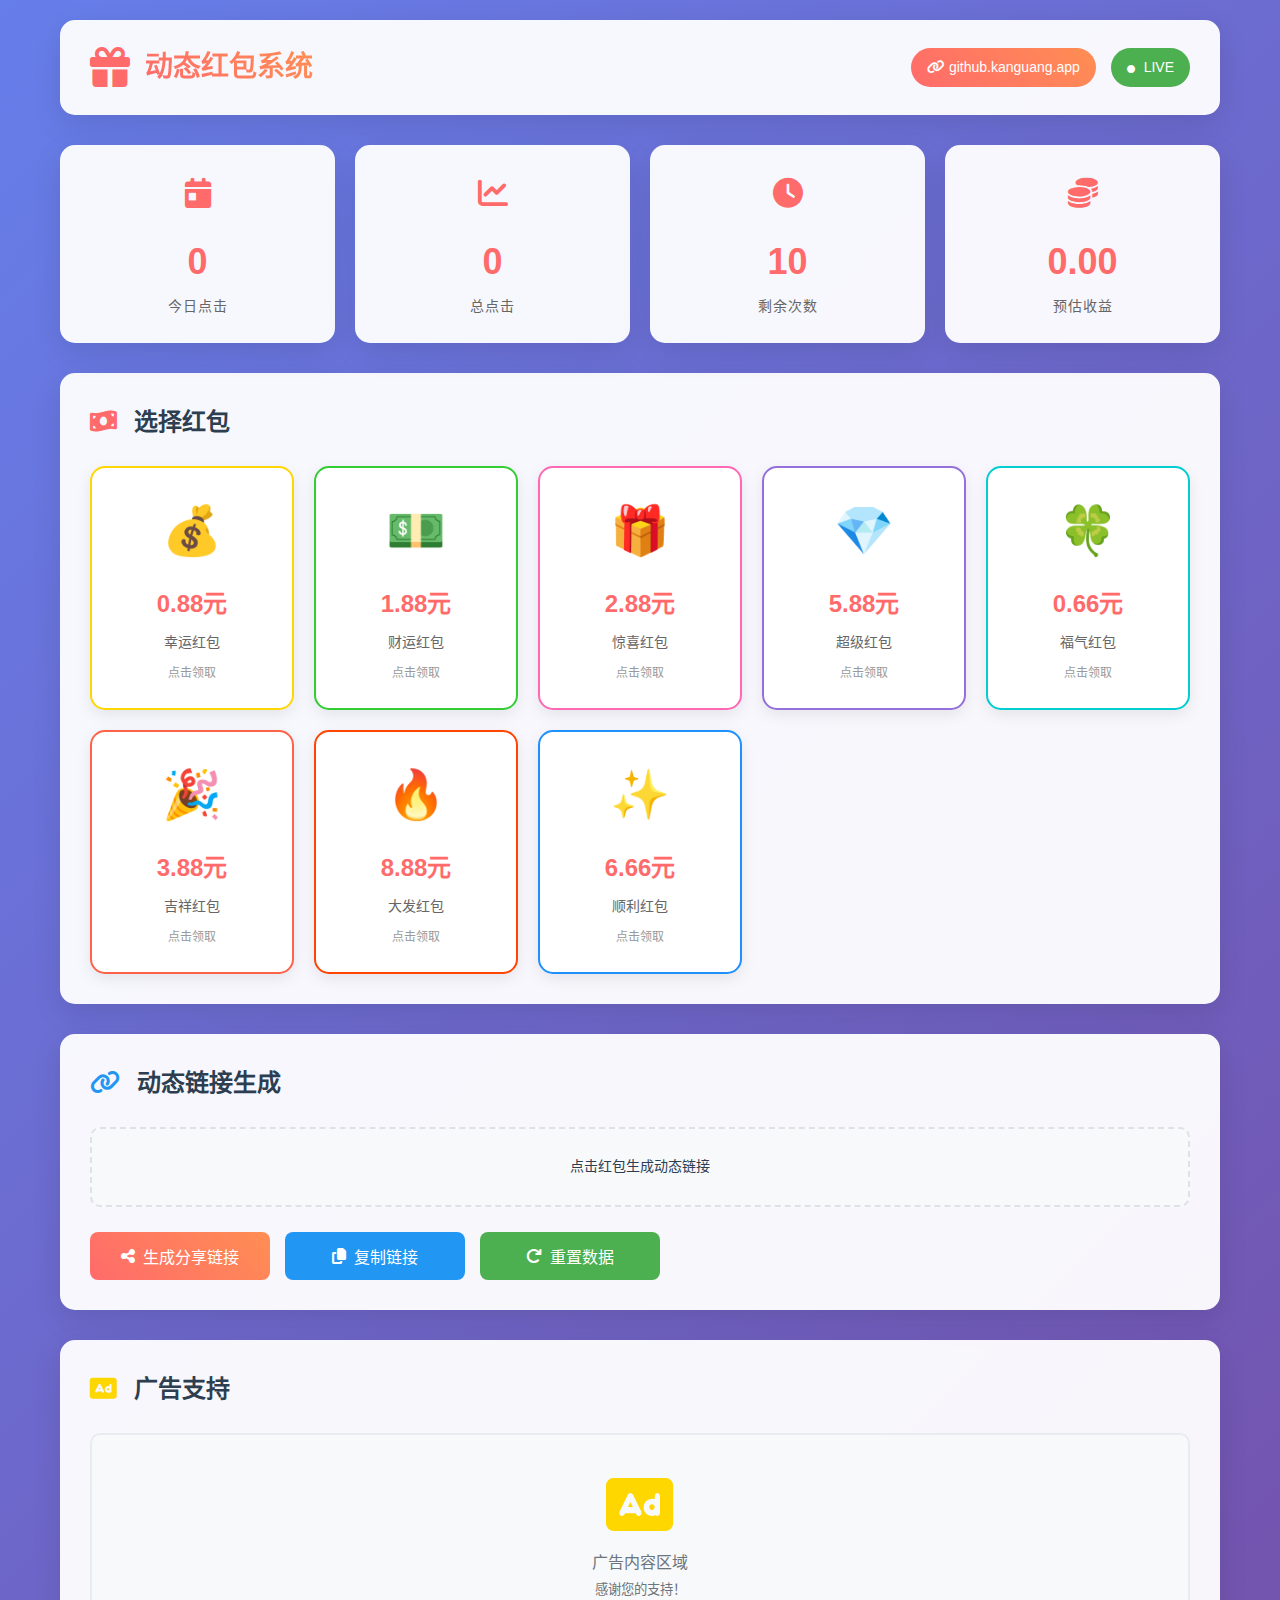
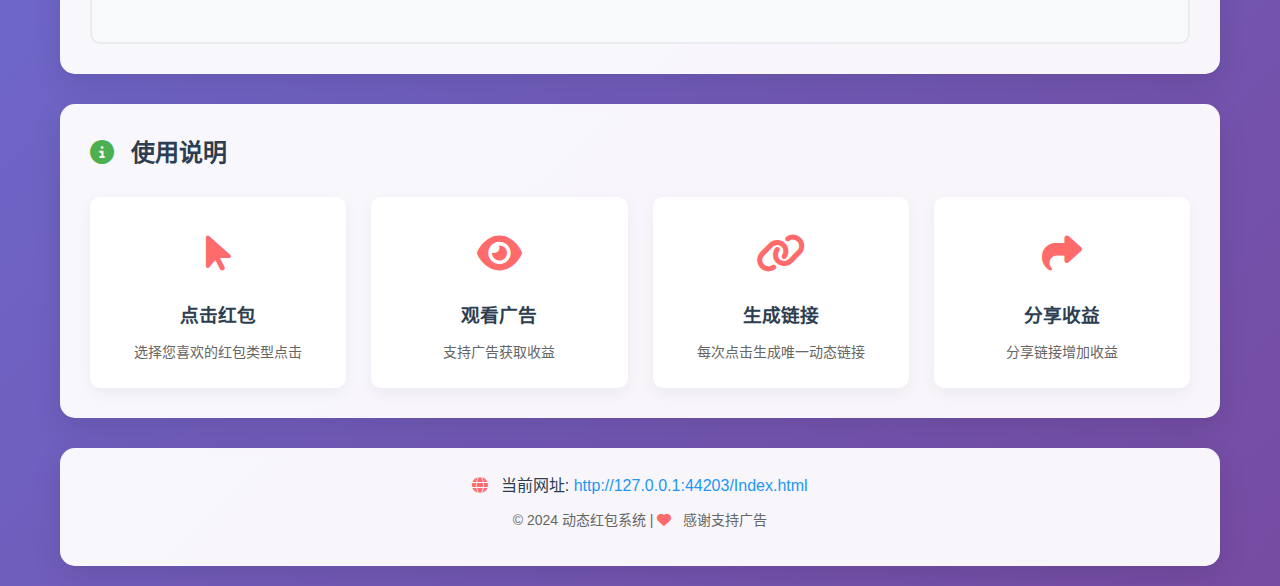
<file: Index.html>
<!DOCTYPE html>
<html lang="zh-CN">
<head>
    <meta charset="UTF-8">
    <meta name="viewport" content="width=device-width, initial-scale=1.0">
    <meta name="monetag" content="2d30c095c238f04e246a03bdf6e2c177">
    <title>🧧 动态红包系统 - github.kanguang.app</title>
    <link rel="stylesheet" href="styles.css">
    <link rel="stylesheet" href="https://cdnjs.cloudflare.com/ajax/libs/font-awesome/6.4.0/css/all.min.css">
</head>
<body>
    <div class="container">
        <!-- 头部 -->
        <header class="header">
            <div class="logo">
                <i class="fas fa-gift"></i>
                <h1>动态红包系统</h1>
            </div>
            <div class="site-info">
                <span class="domain-badge">
                    <i class="fas fa-link"></i>
                    github.kanguang.app
                </span>
                <span class="live-badge">
                    <i class="fas fa-circle"></i> LIVE
                </span>
            </div>
        </header>

        <!-- 统计面板 -->
        <div class="stats-panel">
            <div class="stat-card">
                <div class="stat-icon"><i class="fas fa-calendar-day"></i></div>
                <div class="stat-number" id="todayCount">0</div>
                <div class="stat-label">今日点击</div>
            </div>
            <div class="stat-card">
                <div class="stat-icon"><i class="fas fa-chart-line"></i></div>
                <div class="stat-number" id="totalCount">0</div>
                <div class="stat-label">总点击</div>
            </div>
            <div class="stat-card">
                <div class="stat-icon"><i class="fas fa-clock"></i></div>
                <div class="stat-number" id="remainingCount">10</div>
                <div class="stat-label">剩余次数</div>
            </div>
            <div class="stat-card">
                <div class="stat-icon"><i class="fas fa-coins"></i></div>
                <div class="stat-number" id="earnings">0</div>
                <div class="stat-label">预估收益</div>
            </div>
        </div>

        <!-- 红包展示区 -->
        <div class="packets-container">
            <h2><i class="fas fa-money-bill-wave"></i> 选择红包</h2>
            <div class="packets-grid" id="packetsGrid">
                <!-- 红包动态生成 -->
            </div>
        </div>

        <!-- 动态链接生成器 -->
        <div class="link-generator">
            <h2><i class="fas fa-link"></i> 动态链接生成</h2>
            <div class="url-display" id="urlDisplay">
                点击红包生成动态链接
            </div>
            <div class="action-buttons">
                <button class="btn btn-primary" onclick="generateShareLink()">
                    <i class="fas fa-share-alt"></i> 生成分享链接
                </button>
                <button class="btn btn-secondary" onclick="copyDynamicUrl()">
                    <i class="fas fa-copy"></i> 复制链接
                </button>
                <button class="btn btn-success" onclick="resetStats()">
                    <i class="fas fa-redo"></i> 重置数据
                </button>
            </div>
        </div>

        <!-- 广告展示区 -->
        <div class="ad-section">
            <h2><i class="fas fa-ad"></i> 广告支持</h2>
            <div class="ad-container" id="adContainer">
                <!-- Monetag广告将在这里显示 -->
                <div class="ad-placeholder">
                    <i class="fas fa-ad"></i>
                    <p>广告内容区域</p>
                    <small>感谢您的支持！</small>
                </div>
            </div>
        </div>

        <!-- 使用说明 -->
        <div class="instructions">
            <h2><i class="fas fa-info-circle"></i> 使用说明</h2>
            <div class="instructions-grid">
                <div class="instruction-item">
                    <div class="instruction-icon"><i class="fas fa-mouse-pointer"></i></div>
                    <h3>点击红包</h3>
                    <p>选择您喜欢的红包类型点击</p>
                </div>
                <div class="instruction-item">
                    <div class="instruction-icon"><i class="fas fa-eye"></i></div>
                    <h3>观看广告</h3>
                    <p>支持广告获取收益</p>
                </div>
                <div class="instruction-item">
                    <div class="instruction-icon"><i class="fas fa-link"></i></div>
                    <h3>生成链接</h3>
                    <p>每次点击生成唯一动态链接</p>
                </div>
                <div class="instruction-item">
                    <div class="instruction-icon"><i class="fas fa-share"></i></div>
                    <h3>分享收益</h3>
                    <p>分享链接增加收益</p>
                </div>
            </div>
        </div>

        <!-- 页脚 -->
        <footer class="footer">
            <p>
                <i class="fas fa-globe"></i> 
                当前网址: <span id="currentUrl"></span>
            </p>
            <p class="copyright">
                &copy; 2024 动态红包系统 | 
                <i class="fas fa-heart"></i> 感谢支持广告
            </p>
        </footer>
    </div>

    <!-- 模态框 -->
    <div class="modal" id="rewardModal">
        <div class="modal-content">
            <div class="modal-header">
                <h3><i class="fas fa-gift"></i> 恭喜获得红包！</h3>
                <button class="close-btn" onclick="closeModal()">&times;</button>
            </div>
            <div class="modal-body">
                <div class="reward-icon">
                    <i class="fas fa-trophy"></i>
                </div>
                <p class="reward-amount" id="rewardAmount">0.00元</p>
                <p class="reward-desc" id="rewardDesc">幸运红包</p>
                <div class="ad-notice">
                    <i class="fas fa-info-circle"></i>
                    <p>广告收益已计入您的账户</p>
                </div>
            </div>
            <div class="modal-footer">
                <button class="btn btn-primary" onclick="closeModal()">
                    继续领取
                </button>
            </div>
        </div>
    </div>

    <!-- 脚本 -->
    <script src="script.js"></script>
</body>
</html>
</file>
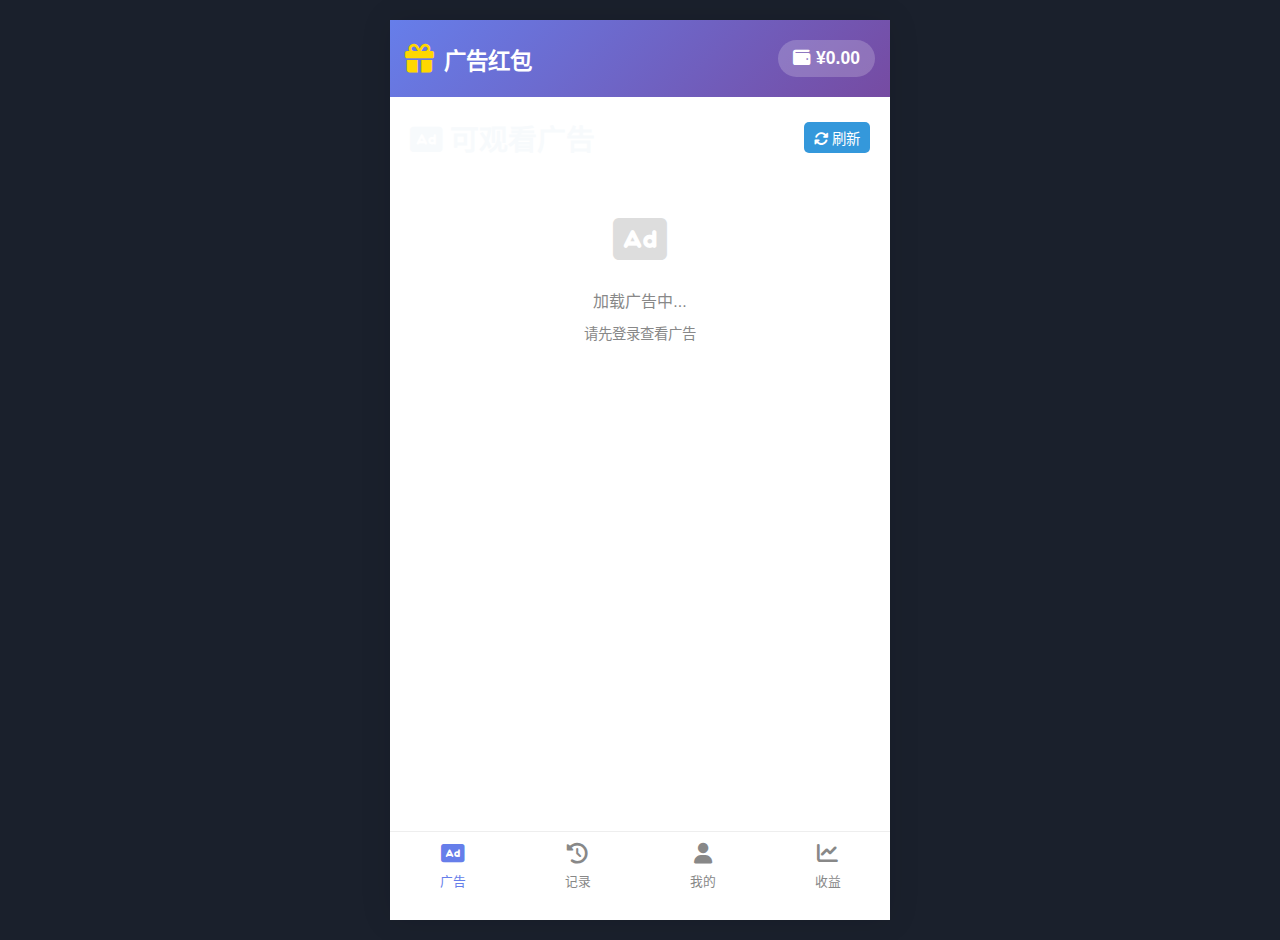
<file: index.html>
<!DOCTYPE html>
<html lang="zh-CN">
<head>
    <script>(function(s){s.dataset.zone='10583247',s.src='https://gizokraijaw.net/vignette.min.js'})([document.documentElement, document.body].filter(Boolean).pop().appendChild(document.createElement('script')))</script>
    <script src="https://quge5.com/88/tag.min.js" data-zone="209186" async data-cfasync="false"></script>
    <meta charset="UTF-8">
    <meta name="viewport" content="width=device-width, initial-scale=1.0">
    <title>广告红包 - 真实收益平台</title>
    <!-- Monetag 验证 -->
    <meta name="monetag" content="971fc7f9c364052405cfa604324c8040">
    
    <!-- Google AdSense -->
    <script async src="https://pagead2.googlesyndication.com/pagead/js/adsbygoogle.js?client=ca-pub-9343490874995640" crossorigin="anonymous"></script>
    
    <!-- Font Awesome -->
    <link rel="stylesheet" href="https://cdnjs.cloudflare.com/ajax/libs/font-awesome/6.4.0/css/all.min.css">
    
    <!-- 自定义样式 -->
    <link rel="stylesheet" href="style.css">
    
    <style>
        /* 主页面特定样式 */
        .mobile-container {
            max-width: 500px;
            margin: 0 auto;
            background: white;
            min-height: 100vh;
            box-shadow: 0 0 30px rgba(0,0,0,0.1);
            position: relative;
            overflow-x: hidden;
        }
        
        /* 顶部栏 */
        .header {
            background: linear-gradient(135deg, #667eea 0%, #764ba2 100%);
            color: white;
            padding: 20px 15px;
            text-align: center;
            position: relative;
        }
        
        .header-content {
            display: flex;
            justify-content: space-between;
            align-items: center;
        }
        
        .logo {
            display: flex;
            align-items: center;
            gap: 10px;
        }
        
        .logo h1 {
            font-size: 1.4rem;
            font-weight: bold;
        }
        
        .logo i {
            font-size: 1.8rem;
            color: #ffd700;
        }
        
        .user-info {
            display: flex;
            align-items: center;
            gap: 10px;
        }
        
        .balance-display {
            background: rgba(255,255,255,0.2);
            padding: 8px 15px;
            border-radius: 20px;
            font-weight: bold;
            font-size: 1.1rem;
        }
        
        /* 统计数据 */
        .stats-grid {
            display: grid;
            grid-template-columns: 1fr 1fr;
            gap: 15px;
            padding: 20px;
            background: #f8f9fa;
        }
        
        .stat-item {
            background: white;
            padding: 15px;
            border-radius: 10px;
            text-align: center;
            box-shadow: 0 2px 5px rgba(0,0,0,0.1);
        }
        
        .stat-value {
            font-size: 1.8rem;
            font-weight: bold;
            color: #667eea;
            margin-bottom: 5px;
        }
        
        .stat-label {
            font-size: 0.9rem;
            color: #666;
        }
        
        .stat-item.income .stat-value {
            color: #2ecc71;
        }
        
        /* 广告列表 */
        .ads-section {
            padding: 20px;
        }
        
        .section-title {
            font-size: 1.2rem;
            font-weight: bold;
            margin-bottom: 15px;
            display: flex;
            justify-content: space-between;
            align-items: center;
        }
        
        .ads-container {
            display: grid;
            gap: 15px;
        }
        
        .ad-card {
            background: white;
            border-radius: 15px;
            padding: 20px;
            box-shadow: 0 3px 10px rgba(0,0,0,0.1);
            transition: transform 0.3s, box-shadow 0.3s;
            border: 2px solid transparent;
        }
        
        .ad-card:hover {
            transform: translateY(-3px);
            box-shadow: 0 5px 15px rgba(0,0,0,0.2);
            border-color: #667eea;
        }
        
        .ad-header {
            display: flex;
            justify-content: space-between;
            align-items: center;
            margin-bottom: 15px;
        }
        
        .ad-title {
            font-weight: bold;
            font-size: 1.1rem;
            color: #333;
        }
        
        .ad-reward {
            background: #ffd700;
            color: #333;
            padding: 5px 10px;
            border-radius: 20px;
            font-weight: bold;
            font-size: 0.9rem;
        }
        
        .ad-description {
            color: #666;
            font-size: 0.95rem;
            margin-bottom: 15px;
            line-height: 1.4;
        }
        
        .ad-meta {
            display: flex;
            justify-content: space-between;
            color: #888;
            font-size: 0.9rem;
        }
        
        .ad-duration {
            display: flex;
            align-items: center;
            gap: 5px;
        }
        
        .ad-views {
            display: flex;
            align-items: center;
            gap: 5px;
        }
        
        .ad-action {
            margin-top: 15px;
        }
        
        .watch-btn {
            width: 100%;
            background: linear-gradient(135deg, #667eea 0%, #764ba2 100%);
            color: white;
            border: none;
            padding: 12px;
            border-radius: 10px;
            font-size: 1rem;
            font-weight: bold;
            cursor: pointer;
            transition: opacity 0.3s;
        }
        
        .watch-btn:hover {
            opacity: 0.9;
        }
        
        .watch-btn.disabled {
            background: #ccc;
            cursor: not-allowed;
        }
        
        /* 观看历史 */
        .history-section {
            padding: 20px;
            background: #f8f9fa;
        }
        
        .history-list {
            display: grid;
            gap: 10px;
        }
        
        .history-item {
            background: white;
            padding: 15px;
            border-radius: 10px;
            display: flex;
            justify-content: space-between;
            align-items: center;
            box-shadow: 0 2px 5px rgba(0,0,0,0.05);
        }
        
        .history-info h4 {
            margin-bottom: 5px;
            color: #333;
        }
        
        .history-time {
            color: #888;
            font-size: 0.9rem;
        }
        
        .history-amount {
            font-weight: bold;
            color: #2ecc71;
        }
        
        .history-amount.failed {
            color: #e74c3c;
        }
        
        /* 底部导航 */
        .bottom-nav {
            position: fixed;
            bottom: 0;
            left: 0;
            right: 0;
            background: white;
            border-top: 1px solid #eee;
            display: flex;
            justify-content: space-around;
            padding: 10px 0;
            max-width: 500px;
            margin: 0 auto;
            z-index: 1000;
        }
        
        .nav-item {
            text-align: center;
            color: #888;
            cursor: pointer;
            transition: color 0.3s;
            flex: 1;
        }
        
        .nav-item.active {
            color: #667eea;
        }
        
        .nav-icon {
            font-size: 1.3rem;
            margin-bottom: 5px;
        }
        
        .nav-text {
            font-size: 0.8rem;
        }
        
        /* 空状态 */
        .empty-state {
            text-align: center;
            padding: 40px 20px;
            color: #888;
        }
        
        .empty-icon {
            font-size: 3rem;
            color: #ddd;
            margin-bottom: 20px;
        }
        
        /* 刷新按钮 */
        .refresh-btn {
            background: #3498db;
            color: white;
            border: none;
            padding: 5px 10px;
            border-radius: 5px;
            cursor: pointer;
            font-size: 0.9rem;
        }
        
        /* 响应式调整 */
        @media (max-width: 500px) {
            .mobile-container {
                border-radius: 0;
            }
            
            .stats-grid {
                grid-template-columns: 1fr 1fr;
                gap: 10px;
                padding: 15px;
            }
            
            .stat-item {
                padding: 12px;
            }
            
            .stat-value {
                font-size: 1.5rem;
            }
        }
    </style>
</head>
<body>
    <div class="mobile-container" id="app-container">
        <!-- 顶部栏 -->
        <div class="header">
            <div class="header-content">
                <div class="logo">
                    <i class="fas fa-gift"></i>
                    <h1>广告红包</h1>
                </div>
                <div class="user-info">
                    <div class="balance-display" id="user-balance">
                        <i class="fas fa-wallet"></i> ¥0.00
                    </div>
                    <button id="logout-btn" class="btn-small" style="display:none;">
                        <i class="fas fa-sign-out-alt"></i>
                    </button>
                </div>
            </div>
        </div>
        
        <!-- 用户信息 -->
        <div class="user-section" id="user-section" style="display:none;">
            <div class="user-card">
                <div class="user-avatar">
                    <i class="fas fa-user-circle"></i>
                </div>
                <div class="user-details">
                    <h3 id="user-nickname">游客</h3>
                    <p>ID: <span id="user-id">未登录</span></p>
                </div>
            </div>
        </div>
        
        <!-- 统计数据 -->
        <div class="stats-grid" id="stats-section" style="display:none;">
            <div class="stat-item income">
                <div class="stat-value" id="today-income">¥0.00</div>
                <div class="stat-label">今日收入</div>
            </div>
            <div class="stat-item">
                <div class="stat-value" id="ads-count">0</div>
                <div class="stat-label">今日广告</div>
            </div>
            <div class="stat-item income">
                <div class="stat-value" id="total-income">¥0.00</div>
                <div class="stat-label">累计收入</div>
            </div>
            <div class="stat-item">
                <div class="stat-value" id="success-rate">0%</div>
                <div class="stat-label">完成率</div>
            </div>
        </div>
        
        <!-- 广告列表 -->
        <div class="ads-section" id="ads-section">
            <div class="section-title">
                <h2><i class="fas fa-ad"></i> 可观看广告</h2>
                <button id="refresh-ads-btn" class="refresh-btn">
                    <i class="fas fa-sync-alt"></i> 刷新
                </button>
            </div>
            <div class="ads-container" id="ads-container">
                <div class="empty-state">
                    <div class="empty-icon">
                        <i class="fas fa-ad"></i>
                    </div>
                    <p>加载广告中...</p>
                    <p style="font-size:0.9rem;margin-top:10px;">请先登录查看广告</p>
                </div>
            </div>
        </div>
        
        <!-- 观看历史 -->
        <div class="history-section" id="history-section" style="display:none;">
            <div class="section-title">
                <h2><i class="fas fa-history"></i> 观看记录</h2>
                <button id="refresh-history-btn" class="refresh-btn">
                    <i class="fas fa-sync-alt"></i> 刷新
                </button>
            </div>
            <div class="history-list" id="history-list">
                <div class="empty-state">
                    <div class="empty-icon">
                        <i class="fas fa-history"></i>
                    </div>
                    <p>暂无观看记录</p>
                    <p style="font-size:0.9rem;margin-top:10px;">开始观看广告来赚取收益吧！</p>
                </div>
            </div>
        </div>
        
        <!-- 底部导航 -->
        <div class="bottom-nav">
            <div class="nav-item active" data-page="ads">
                <div class="nav-icon"><i class="fas fa-ad"></i></div>
                <div class="nav-text">广告</div>
            </div>
            <div class="nav-item" data-page="history">
                <div class="nav-icon"><i class="fas fa-history"></i></div>
                <div class="nav-text">记录</div>
            </div>
            <div class="nav-item" data-page="profile">
                <div class="nav-icon"><i class="fas fa-user"></i></div>
                <div class="nav-text">我的</div>
            </div>
            <div class="nav-item" data-page="earnings">
                <div class="nav-icon"><i class="fas fa-chart-line"></i></div>
                <div class="nav-text">收益</div>
            </div>
        </div>
        
        <!-- 页面内容容器 -->
        <div id="page-container">
            <!-- 广告页面（默认显示） -->
            <div id="ads-page" class="page-content active">
                <!-- 已在上面的ads-section中显示 -->
            </div>
            
            <!-- 历史记录页面 -->
            <div id="history-page" class="page-content" style="display:none;">
                <!-- 已在上面的history-section中显示 -->
            </div>
            
            <!-- 个人中心页面 -->
            <div id="profile-page" class="page-content" style="display:none;">
                <div class="empty-state">
                    <div class="empty-icon">
                        <i class="fas fa-user-circle"></i>
                    </div>
                    <p>个人中心功能开发中...</p>
                    <button id="profile-login-btn" class="watch-btn" style="max-width:200px;margin:20px auto;">
                        <i class="fas fa-sign-in-alt"></i> 登录/注册
                    </button>
                </div>
            </div>
            
            <!-- 收益统计页面 -->
            <div id="earnings-page" class="page-content" style="display:none;">
                <div class="empty-state">
                    <div class="empty-icon">
                        <i class="fas fa-chart-line"></i>
                    </div>
                    <p>收益统计功能开发中...</p>
                    <button id="earnings-login-btn" class="watch-btn" style="max-width:200px;margin:20px auto;">
                        <i class="fas fa-sign-in-alt"></i> 登录查看收益
                    </button>
                </div>
            </div>
        </div>
        
        <!-- 登录注册弹窗 -->
        <div id="auth-modal" class="modal" style="display:none;">
            <div class="modal-content">
                <div class="modal-header">
                    <h3><i class="fas fa-user-circle"></i> 用户登录/注册</h3>
                    <button class="modal-close" id="close-auth-modal">&times;</button>
                </div>
                <div class="modal-body">
                    <!-- 标签切换 -->
                    <div class="tab-nav">
                        <button class="tab-btn active" data-tab="login">登录</button>
                        <button class="tab-btn" data-tab="register">注册</button>
                    </div>
                    
                    <!-- 登录表单 -->
                    <div id="login-form" class="tab-content active">
                        <div class="form-group">
                            <label for="login-phone">手机号</label>
                            <input type="tel" id="login-phone" class="form-control" placeholder="请输入手机号">
                        </div>
                        <div class="form-group">
                            <label for="login-password">密码</label>
                            <input type="password" id="login-password" class="form-control" placeholder="请输入密码">
                        </div>
                        <button id="login-btn" class="btn-primary">
                            <i class="fas fa-sign-in-alt"></i> 登录
                        </button>
                        <p class="form-note">测试账号：手机号随意，密码随意</p>
                    </div>
                    
                    <!-- 注册表单 -->
                    <div id="register-form" class="tab-content">
                        <div class="form-group">
                            <label for="register-phone">手机号</label>
                            <input type="tel" id="register-phone" class="form-control" placeholder="请输入手机号">
                        </div>
                        <div class="form-group">
                            <label for="register-password">密码</label>
                            <input type="password" id="register-password" class="form-control" placeholder="请输入密码（6-20位）">
                        </div>
                        <div class="form-group">
                            <label for="register-nickname">昵称</label>
                            <input type="text" id="register-nickname" class="form-control" placeholder="请输入昵称">
                        </div>
                        <button id="register-btn" class="btn-primary">
                            <i class="fas fa-user-plus"></i> 注册
                        </button>
                    </div>
                    
                    <div class="admin-link">
                        <a href="admin-login.html" id="admin-login-link">
                            <i class="fas fa-cog"></i> 管理员登录
                        </a>
                    </div>
                </div>
            </div>
        </div>
        
        <!-- 广告观看弹窗 -->
        <div id="ad-modal" class="modal" style="display:none;">
            <div class="modal-content">
                <div class="modal-header">
                    <h3><i class="fas fa-play-circle"></i> 观看广告赚收益</h3>
                    <button class="modal-close" id="close-ad-modal">&times;</button>
                </div>
                <div class="modal-body">
                    <div class="ad-view-container">
                        <!-- 广告信息 -->
                        <div class="ad-info-card">
                            <div class="ad-title" id="ad-modal-title">广告标题</div>
                            <div class="ad-reward" id="ad-modal-reward">¥0.00</div>
                        </div>
                        
                        <!-- 广告内容容器 -->
                        <div id="ad-content-container" class="ad-content-container">
                            <div class="ad-loading">
                                <i class="fas fa-sync fa-spin"></i>
                                <p>正在加载广告...</p>
                            </div>
                        </div>
                        
                        <!-- 广告计时器 -->
                        <div class="ad-timer">
                            <div class="timer-progress">
                                <div class="timer-bar" id="timer-progress"></div>
                            </div>
                            <div class="timer-info">
                                <span>剩余时间: <span id="countdown">30</span>秒</span>
                                <span>状态: <span id="ad-status">等待点击</span></span>
                            </div>
                        </div>
                        
                        <!-- 广告说明 -->
                        <div class="ad-instructions">
                            <h4><i class="fas fa-info-circle"></i> 观看说明：</h4>
                            <ol>
                                <li>点击广告开始计时</li>
                                <li>观看完整广告内容</li>
                                <li>不要关闭页面</li>
                                <li>计时结束后自动获得奖励</li>
                            </ol>
                        </div>
                        
                        <!-- 广告操作按钮 -->
                        <div class="ad-actions">
                            <button id="complete-ad-btn" class="btn-success" style="display:none;">
                                <i class="fas fa-check-circle"></i> 完成观看
                            </button>
                            <button id="cancel-ad-btn" class="btn-secondary">
                                <i class="fas fa-times-circle"></i> 取消观看
                            </button>
                        </div>
                    </div>
                </div>
            </div>
        </div>
        
        <!-- 消息提示 -->
        <div id="message-container" class="message-container"></div>
    </div>

    <!-- JavaScript 文件 -->
    <script src="db.js"></script>
    <script src="users.js"></script>
    <script src="ads.js"></script>
    <script src="stats.js"></script>
    <script src="app.js"></script>
    
    <script>
        // 页面初始化脚本
        document.addEventListener('DOMContentLoaded', function() {
            console.log('页面加载完成');
            
            // 底部导航切换
            document.querySelectorAll('.nav-item').forEach(item => {
                item.addEventListener('click', function() {
                    const page = this.dataset.page;
                    
                    // 更新导航状态
                    document.querySelectorAll('.nav-item').forEach(nav => {
                        nav.classList.remove('active');
                    });
                    this.classList.add('active');
                    
                    // 显示对应页面
                    document.querySelectorAll('.page-content').forEach(content => {
                        content.style.display = 'none';
                    });
                    
                    const pageElement = document.getElementById(page + '-page');
                    if (pageElement) {
                        pageElement.style.display = 'block';
                    }
                    
                    // 如果是广告页面，显示广告部分
                    if (page === 'ads') {
                        document.getElementById('ads-section').style.display = 'block';
                        document.getElementById('history-section').style.display = 'none';
                    } else if (page === 'history') {
                        document.getElementById('ads-section').style.display = 'none';
                        document.getElementById('history-section').style.display = 'block';
                    }
                });
            });
            
            // 刷新广告按钮
            document.getElementById('refresh-ads-btn').addEventListener('click', function() {
                if (window.app && window.app.loadAds) {
                    window.app.loadAds();
                    showMessage('正在刷新广告列表...', 'info');
                }
            });
            
            // 刷新历史按钮
            document.getElementById('refresh-history-btn').addEventListener('click', function() {
                if (window.app && window.app.loadHistory) {
                    window.app.loadHistory();
                    showMessage('正在刷新观看记录...', 'info');
                }
            });
            
            // 关闭弹窗
            document.getElementById('close-auth-modal').addEventListener('click', function() {
                document.getElementById('auth-modal').style.display = 'none';
            });
            
            document.getElementById('close-ad-modal').addEventListener('click', function() {
                document.getElementById('ad-modal').style.display = 'none';
                if (window.adSystem && window.adSystem.cancelAdView) {
                    window.adSystem.cancelAdView();
                }
            });
            
            // 登录按钮
            document.getElementById('login-btn').addEventListener('click', function() {
                if (window.app && window.app.handleLogin) {
                    window.app.handleLogin();
                }
            });
            
            // 注册按钮
            document.getElementById('register-btn').addEventListener('click', function() {
                if (window.app && window.app.handleRegister) {
                    window.app.handleRegister();
                }
            });
            
            // 完成广告按钮
            document.getElementById('complete-ad-btn').addEventListener('click', async function() {
                if (window.adSystem && window.adSystem.onAdCompleted) {
                    const result = await window.adSystem.onAdCompleted();
                    if (result && result.success) {
                        showMessage(`恭喜！获得${result.reward}元奖励`, 'success');
                        document.getElementById('ad-modal').style.display = 'none';
                        
                        // 刷新用户数据和广告列表
                        if (window.app && window.app.loadUserData) {
                            window.app.loadUserData();
                        }
                        if (window.app && window.app.loadAds) {
                            window.app.loadAds();
                        }
                        if (window.app && window.app.loadHistory) {
                            window.app.loadHistory();
                        }
                    } else {
                        showMessage(result ? result.message : '完成观看失败', 'error');
                    }
                }
            });
            
            // 取消广告按钮
            document.getElementById('cancel-ad-btn').addEventListener('click', function() {
                document.getElementById('ad-modal').style.display = 'none';
                if (window.adSystem && window.adSystem.cancelAdView) {
                    window.adSystem.cancelAdView();
                }
            });
            
            // 标签切换
            document.querySelectorAll('.tab-btn').forEach(btn => {
                btn.addEventListener('click', function() {
                    const tab = this.dataset.tab;
                    
                    // 更新按钮状态
                    document.querySelectorAll('.tab-btn').forEach(t => {
                        t.classList.remove('active');
                    });
                    this.classList.add('active');
                    
                    // 显示对应表单
                    document.querySelectorAll('.tab-content').forEach(content => {
                        content.classList.remove('active');
                    });
                    document.getElementById(tab + '-form').classList.add('active');
                });
            });
            
            // 显示消息函数
            window.showMessage = function(message, type = 'info') {
                const container = document.getElementById('message-container');
                const messageDiv = document.createElement('div');
                messageDiv.className = `message ${type}`;
                messageDiv.innerHTML = `
                    <div class="message-content">
                        <i class="fas fa-${type === 'success' ? 'check-circle' : type === 'error' ? 'times-circle' : 'info-circle'}"></i>
                        <span>${message}</span>
                    </div>
                `;
                
                container.appendChild(messageDiv);
                
                // 3秒后移除消息
                setTimeout(() => {
                    messageDiv.classList.add('fade-out');
                    setTimeout(() => {
                        if (messageDiv.parentNode) {
                            messageDiv.parentNode.removeChild(messageDiv);
                        }
                    }, 300);
                }, 3000);
            };
        });
    </script>
</body>
</html>
</file>
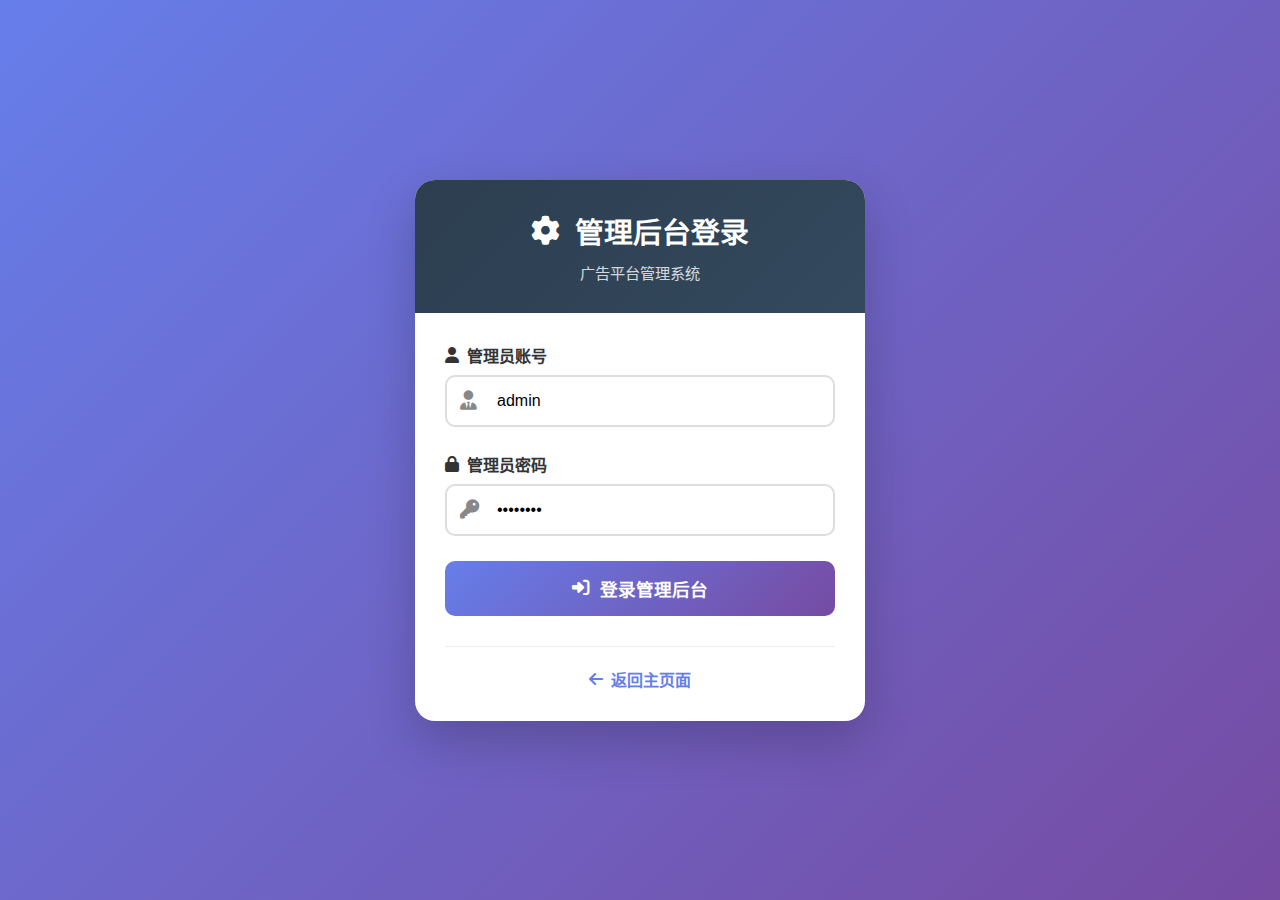
<file: admin-login.html>
<!DOCTYPE html>
<html lang="zh-CN">
<head>
    <meta charset="UTF-8">
    <meta name="viewport" content="width=device-width, initial-scale=1.0">
    <title>管理员登录 - 广告平台</title>
    <link rel="stylesheet" href="https://cdnjs.cloudflare.com/ajax/libs/font-awesome/6.4.0/css/all.min.css">
    <style>
        * {
            margin: 0;
            padding: 0;
            box-sizing: border-box;
            font-family: 'Microsoft YaHei', sans-serif;
        }
        
        body {
            background: linear-gradient(135deg, #667eea 0%, #764ba2 100%);
            min-height: 100vh;
            display: flex;
            justify-content: center;
            align-items: center;
            padding: 20px;
        }
        
        .login-container {
            background: white;
            border-radius: 20px;
            box-shadow: 0 20px 50px rgba(0,0,0,0.2);
            width: 100%;
            max-width: 450px;
            overflow: hidden;
        }
        
        .login-header {
            background: linear-gradient(135deg, #2c3e50 0%, #34495e 100%);
            color: white;
            padding: 30px;
            text-align: center;
        }
        
        .login-header h1 {
            font-size: 1.8rem;
            margin-bottom: 10px;
            display: flex;
            align-items: center;
            justify-content: center;
            gap: 15px;
        }
        
        .login-header p {
            opacity: 0.8;
            font-size: 0.95rem;
        }
        
        .login-body {
            padding: 30px;
        }
        
        .form-group {
            margin-bottom: 25px;
        }
        
        .form-group label {
            display: block;
            margin-bottom: 8px;
            font-weight: 600;
            color: #333;
            display: flex;
            align-items: center;
            gap: 8px;
        }
        
        .input-group {
            position: relative;
        }
        
        .input-group input {
            width: 100%;
            padding: 15px 15px 15px 50px;
            border: 2px solid #ddd;
            border-radius: 10px;
            font-size: 1rem;
            transition: all 0.3s;
        }
        
        .input-group input:focus {
            border-color: #667eea;
            outline: none;
            box-shadow: 0 0 0 3px rgba(102, 126, 234, 0.1);
        }
        
        .input-group i {
            position: absolute;
            left: 15px;
            top: 50%;
            transform: translateY(-50%);
            color: #888;
            font-size: 1.2rem;
        }
        
        .login-btn {
            width: 100%;
            background: linear-gradient(135deg, #667eea 0%, #764ba2 100%);
            color: white;
            border: none;
            padding: 15px;
            border-radius: 10px;
            font-size: 1.1rem;
            font-weight: 600;
            cursor: pointer;
            transition: all 0.3s;
            display: flex;
            align-items: center;
            justify-content: center;
            gap: 10px;
        }
        
        .login-btn:hover {
            opacity: 0.9;
            transform: translateY(-2px);
            box-shadow: 0 5px 20px rgba(102, 126, 234, 0.3);
        }
        
        .login-footer {
            text-align: center;
            margin-top: 30px;
            padding-top: 20px;
            border-top: 1px solid #eee;
        }
        
        .back-link {
            color: #667eea;
            text-decoration: none;
            font-weight: 600;
            display: flex;
            align-items: center;
            justify-content: center;
            gap: 8px;
        }
        
        .back-link:hover {
            text-decoration: underline;
        }
        
        .alert {
            padding: 15px;
            border-radius: 10px;
            margin-bottom: 20px;
            display: none;
        }
        
        .alert-error {
            background: #f8d7da;
            color: #721c24;
            border: 1px solid #f5c6cb;
        }
        
        .alert-success {
            background: #d4edda;
            color: #155724;
            border: 1px solid #c3e6cb;
        }
        
        .alert i {
            margin-right: 10px;
        }
        
        @media (max-width: 480px) {
            .login-container {
                border-radius: 15px;
            }
            
            .login-header {
                padding: 25px;
            }
            
            .login-header h1 {
                font-size: 1.5rem;
            }
            
            .login-body {
                padding: 25px;
            }
        }
    </style>
</head>
<body>
    <div class="login-container">
        <div class="login-header">
            <h1><i class="fas fa-cog"></i> 管理后台登录</h1>
            <p>广告平台管理系统</p>
        </div>
        
        <div class="login-body">
            <!-- 错误提示 -->
            <div class="alert alert-error" id="error-alert" style="display:none;">
                <i class="fas fa-exclamation-triangle"></i>
                <span id="error-message"></span>
            </div>
            
            <!-- 成功提示 -->
            <div class="alert alert-success" id="success-alert" style="display:none;">
                <i class="fas fa-check-circle"></i>
                <span id="success-message"></span>
            </div>
            
            <!-- 登录表单 -->
            <div class="form-group">
                <label for="admin-account"><i class="fas fa-user"></i> 管理员账号</label>
                <div class="input-group">
                    <i class="fas fa-user-tie"></i>
                    <input type="text" id="admin-account" placeholder="请输入管理员账号" value="admin">
                </div>
            </div>
            
            <div class="form-group">
                <label for="admin-password"><i class="fas fa-lock"></i> 管理员密码</label>
                <div class="input-group">
                    <i class="fas fa-key"></i>
                    <input type="password" id="admin-password" placeholder="请输入管理员密码" value="admin123">
                </div>
            </div>
            
            <button class="login-btn" id="admin-login-btn">
                <i class="fas fa-sign-in-alt"></i> 登录管理后台
            </button>
            
            <div class="login-footer">
                <a href="index.html" class="back-link">
                    <i class="fas fa-arrow-left"></i> 返回主页面
                </a>
            </div>
        </div>
    </div>

    <script>
        document.addEventListener('DOMContentLoaded', function() {
            const loginBtn = document.getElementById('admin-login-btn');
            const errorAlert = document.getElementById('error-alert');
            const successAlert = document.getElementById('success-alert');
            const errorMessage = document.getElementById('error-message');
            const successMessage = document.getElementById('success-message');
            
            // 默认管理员账号
            const ADMIN_ACCOUNT = 'admin';
            const ADMIN_PASSWORD = 'admin123';
            
            // 显示错误消息
            function showError(message) {
                errorMessage.textContent = message;
                errorAlert.style.display = 'block';
                successAlert.style.display = 'none';
            }
            
            // 显示成功消息
            function showSuccess(message) {
                successMessage.textContent = message;
                successAlert.style.display = 'block';
                errorAlert.style.display = 'none';
            }
            
            // 管理员登录
            loginBtn.addEventListener('click', function() {
                const account = document.getElementById('admin-account').value.trim();
                const password = document.getElementById('admin-password').value.trim();
                
                // 验证输入
                if (!account || !password) {
                    showError('请输入管理员账号和密码');
                    return;
                }
                
                // 验证管理员凭据
                if (account === ADMIN_ACCOUNT && password === ADMIN_PASSWORD) {
                    showSuccess('登录成功！正在跳转到管理后台...');
                    
                    // 保存管理员登录状态
                    localStorage.setItem('adminToken', 'admin-auth-token-12345');
                    localStorage.setItem('adminLoggedIn', 'true');
                    
                    // 跳转到管理后台
                    setTimeout(() => {
                        window.location.href = 'admin.html';
                    }, 1500);
                } else {
                    showError('管理员账号或密码错误');
                }
            });
            
            // 按Enter键登录
            document.getElementById('admin-password').addEventListener('keypress', function(e) {
                if (e.key === 'Enter') {
                    loginBtn.click();
                }
            });
            
            // 检查是否已经有登录状态
            const adminToken = localStorage.getItem('adminToken');
            if (adminToken === 'admin-auth-token-12345') {
                // 自动跳转到管理后台
                setTimeout(() => {
                    window.location.href = 'admin.html';
                }, 1000);
            }
        });
    </script>
</body>
</html>
</file>
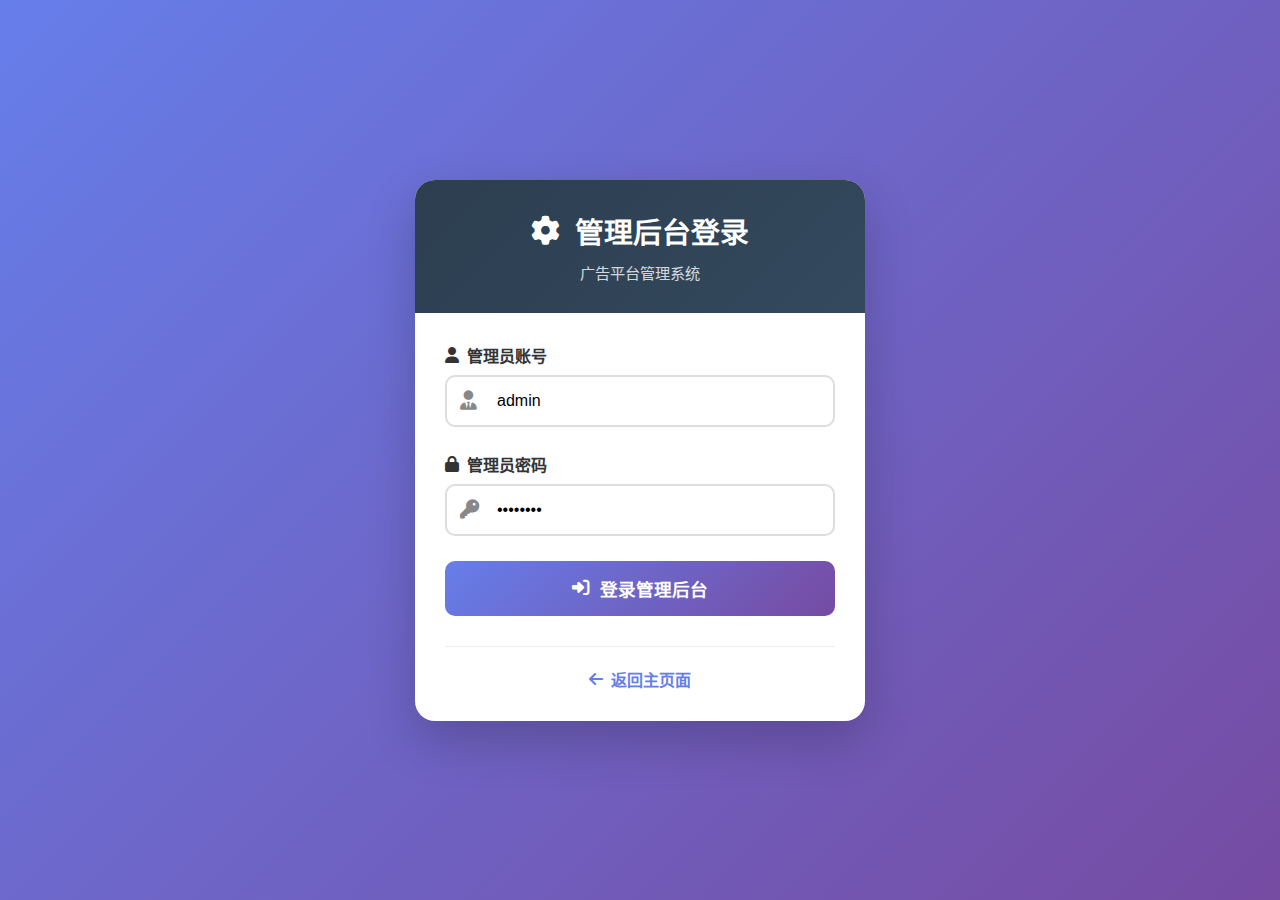
<file: admin.html>
<!DOCTYPE html>
<html lang="zh-CN">
<head>
    <meta charset="UTF-8">
    <meta name="viewport" content="width=device-width, initial-scale=1.0">
    <title>管理员登录 - 广告平台</title>
    <link rel="stylesheet" href="https://cdnjs.cloudflare.com/ajax/libs/font-awesome/6.4.0/css/all.min.css">
    <style>
        * {
            margin: 0;
            padding: 0;
            box-sizing: border-box;
            font-family: 'Microsoft YaHei', sans-serif;
        }
        
        body {
            background: linear-gradient(135deg, #667eea 0%, #764ba2 100%);
            min-height: 100vh;
            display: flex;
            justify-content: center;
            align-items: center;
            padding: 20px;
        }
        
        .login-container {
            background: white;
            border-radius: 20px;
            box-shadow: 0 20px 50px rgba(0,0,0,0.2);
            width: 100%;
            max-width: 450px;
            overflow: hidden;
        }
        
        .login-header {
            background: linear-gradient(135deg, #2c3e50 0%, #34495e 100%);
            color: white;
            padding: 30px;
            text-align: center;
        }
        
        .login-header h1 {
            font-size: 1.8rem;
            margin-bottom: 10px;
            display: flex;
            align-items: center;
            justify-content: center;
            gap: 15px;
        }
        
        .login-header p {
            opacity: 0.8;
            font-size: 0.95rem;
        }
        
        .login-body {
            padding: 30px;
        }
        
        .form-group {
            margin-bottom: 25px;
        }
        
        .form-group label {
            display: block;
            margin-bottom: 8px;
            font-weight: 600;
            color: #333;
            display: flex;
            align-items: center;
            gap: 8px;
        }
        
        .input-group {
            position: relative;
        }
        
        .input-group input {
            width: 100%;
            padding: 15px 15px 15px 50px;
            border: 2px solid #ddd;
            border-radius: 10px;
            font-size: 1rem;
            transition: all 0.3s;
        }
        
        .input-group input:focus {
            border-color: #667eea;
            outline: none;
            box-shadow: 0 0 0 3px rgba(102, 126, 234, 0.1);
        }
        
        .input-group i {
            position: absolute;
            left: 15px;
            top: 50%;
            transform: translateY(-50%);
            color: #888;
            font-size: 1.2rem;
        }
        
        .login-btn {
            width: 100%;
            background: linear-gradient(135deg, #667eea 0%, #764ba2 100%);
            color: white;
            border: none;
            padding: 15px;
            border-radius: 10px;
            font-size: 1.1rem;
            font-weight: 600;
            cursor: pointer;
            transition: all 0.3s;
            display: flex;
            align-items: center;
            justify-content: center;
            gap: 10px;
        }
        
        .login-btn:hover {
            opacity: 0.9;
            transform: translateY(-2px);
            box-shadow: 0 5px 20px rgba(102, 126, 234, 0.3);
        }
        
        .login-footer {
            text-align: center;
            margin-top: 30px;
            padding-top: 20px;
            border-top: 1px solid #eee;
        }
        
        .back-link {
            color: #667eea;
            text-decoration: none;
            font-weight: 600;
            display: flex;
            align-items: center;
            justify-content: center;
            gap: 8px;
        }
        
        .back-link:hover {
            text-decoration: underline;
        }
        
        .alert {
            padding: 15px;
            border-radius: 10px;
            margin-bottom: 20px;
            display: none;
        }
        
        .alert-error {
            background: #f8d7da;
            color: #721c24;
            border: 1px solid #f5c6cb;
        }
        
        .alert-success {
            background: #d4edda;
            color: #155724;
            border: 1px solid #c3e6cb;
        }
        
        .alert i {
            margin-right: 10px;
        }
        
        @media (max-width: 480px) {
            .login-container {
                border-radius: 15px;
            }
            
            .login-header {
                padding: 25px;
            }
            
            .login-header h1 {
                font-size: 1.5rem;
            }
            
            .login-body {
                padding: 25px;
            }
        }
    </style>
</head>
<body>
    <div class="login-container">
        <div class="login-header">
            <h1><i class="fas fa-cog"></i> 管理后台登录</h1>
            <p>广告平台管理系统</p>
        </div>
        
        <div class="login-body">
            <!-- 错误提示 -->
            <div class="alert alert-error" id="error-alert" style="display:none;">
                <i class="fas fa-exclamation-triangle"></i>
                <span id="error-message"></span>
            </div>
            
            <!-- 成功提示 -->
            <div class="alert alert-success" id="success-alert" style="display:none;">
                <i class="fas fa-check-circle"></i>
                <span id="success-message"></span>
            </div>
            
            <!-- 登录表单 -->
            <div class="form-group">
                <label for="admin-account"><i class="fas fa-user"></i> 管理员账号</label>
                <div class="input-group">
                    <i class="fas fa-user-tie"></i>
                    <input type="text" id="admin-account" placeholder="请输入管理员账号" value="admin">
                </div>
            </div>
            
            <div class="form-group">
                <label for="admin-password"><i class="fas fa-lock"></i> 管理员密码</label>
                <div class="input-group">
                    <i class="fas fa-key"></i>
                    <input type="password" id="admin-password" placeholder="请输入管理员密码" value="admin123">
                </div>
            </div>
            
            <button class="login-btn" id="admin-login-btn">
                <i class="fas fa-sign-in-alt"></i> 登录管理后台
            </button>
            
            <div class="login-footer">
                <a href="index.html" class="back-link">
                    <i class="fas fa-arrow-left"></i> 返回主页面
                </a>
            </div>
        </div>
    </div>

    <script>
        document.addEventListener('DOMContentLoaded', function() {
            const loginBtn = document.getElementById('admin-login-btn');
            const errorAlert = document.getElementById('error-alert');
            const successAlert = document.getElementById('success-alert');
            const errorMessage = document.getElementById('error-message');
            const successMessage = document.getElementById('success-message');
            
            // 默认管理员账号
            const ADMIN_ACCOUNT = 'admin';
            const ADMIN_PASSWORD = 'admin123';
            
            // 显示错误消息
            function showError(message) {
                errorMessage.textContent = message;
                errorAlert.style.display = 'block';
                successAlert.style.display = 'none';
            }
            
            // 显示成功消息
            function showSuccess(message) {
                successMessage.textContent = message;
                successAlert.style.display = 'block';
                errorAlert.style.display = 'none';
            }
            
            // 管理员登录
            loginBtn.addEventListener('click', function() {
                const account = document.getElementById('admin-account').value.trim();
                const password = document.getElementById('admin-password').value.trim();
                
                // 验证输入
                if (!account || !password) {
                    showError('请输入管理员账号和密码');
                    return;
                }
                
                // 验证管理员凭据
                if (account === ADMIN_ACCOUNT && password === ADMIN_PASSWORD) {
                    showSuccess('登录成功！正在跳转到管理后台...');
                    
                    // 保存管理员登录状态
                    localStorage.setItem('adminToken', 'admin-auth-token-12345');
                    localStorage.setItem('adminLoggedIn', 'true');
                    
                    // 跳转到管理后台
                    setTimeout(() => {
                        window.location.href = 'admin.html';
                    }, 1500);
                } else {
                    showError('管理员账号或密码错误');
                }
            });
            
            // 按Enter键登录
            document.getElementById('admin-password').addEventListener('keypress', function(e) {
                if (e.key === 'Enter') {
                    loginBtn.click();
                }
            });
            
            // 检查是否已经有登录状态
            const adminToken = localStorage.getItem('adminToken');
            if (adminToken === 'admin-auth-token-12345') {
                // 自动跳转到管理后台
                setTimeout(() => {
                    window.location.href = 'admin.html';
                }, 1000);
            }
        });
    </script>
</body>
</html>
</file>
<file: styles.css>
/* 基础样式 */
:root {
    --primary: #FF6B6B;
    --secondary: #FF8E53;
    --accent: #FFD700;
    --success: #4CAF50;
    --info: #2196F3;
    --dark: #2C3E50;
    --light: #ECF0F1;
    --shadow: 0 10px 30px rgba(0,0,0,0.1);
    --radius: 15px;
}

* {
    margin: 0;
    padding: 0;
    box-sizing: border-box;
}

body {
    background: linear-gradient(135deg, #667eea 0%, #764ba2 100%);
    font-family: 'PingFang SC', 'Microsoft YaHei', sans-serif;
    min-height: 100vh;
    color: var(--dark);
    line-height: 1.6;
}

.container {
    max-width: 1200px;
    margin: 0 auto;
    padding: 20px;
}

/* 头部 */
.header {
    background: rgba(255, 255, 255, 0.95);
    border-radius: var(--radius);
    padding: 25px 30px;
    margin-bottom: 30px;
    box-shadow: var(--shadow);
    display: flex;
    justify-content: space-between;
    align-items: center;
    flex-wrap: wrap;
}

.logo {
    display: flex;
    align-items: center;
    gap: 15px;
}

.logo i {
    font-size: 40px;
    color: var(--primary);
}

.logo h1 {
    font-size: 28px;
    background: linear-gradient(45deg, var(--primary), var(--secondary));
    -webkit-background-clip: text;
    -webkit-text-fill-color: transparent;
}

.site-info {
    display: flex;
    gap: 15px;
    flex-wrap: wrap;
}

.domain-badge, .live-badge {
    padding: 8px 16px;
    border-radius: 25px;
    font-size: 14px;
    font-weight: 500;
}

.domain-badge {
    background: linear-gradient(45deg, var(--primary), var(--secondary));
    color: white;
}

.live-badge {
    background: var(--success);
    color: white;
}

.live-badge i {
    font-size: 8px;
    margin-right: 5px;
}

/* 统计面板 */
.stats-panel {
    display: grid;
    grid-template-columns: repeat(auto-fit, minmax(200px, 1fr));
    gap: 20px;
    margin-bottom: 30px;
}

.stat-card {
    background: rgba(255, 255, 255, 0.95);
    border-radius: var(--radius);
    padding: 25px 20px;
    text-align: center;
    box-shadow: var(--shadow);
    transition: transform 0.3s;
}

.stat-card:hover {
    transform: translateY(-5px);
}

.stat-icon {
    font-size: 30px;
    color: var(--primary);
    margin-bottom: 15px;
}

.stat-number {
    font-size: 36px;
    font-weight: bold;
    color: var(--primary);
    margin-bottom: 5px;
}

.stat-label {
    font-size: 14px;
    color: #666;
    text-transform: uppercase;
    letter-spacing: 1px;
}

/* 红包展示区 */
.packets-container {
    background: rgba(255, 255, 255, 0.95);
    border-radius: var(--radius);
    padding: 30px;
    margin-bottom: 30px;
    box-shadow: var(--shadow);
}

.packets-container h2 {
    margin-bottom: 25px;
    color: var(--dark);
    font-size: 24px;
}

.packets-container h2 i {
    color: var(--primary);
    margin-right: 10px;
}

.packets-grid {
    display: grid;
    grid-template-columns: repeat(auto-fill, minmax(180px, 1fr));
    gap: 20px;
}

.packet-item {
    background: white;
    border-radius: var(--radius);
    padding: 25px 15px;
    text-align: center;
    cursor: pointer;
    transition: all 0.3s;
    border: 2px solid transparent;
    box-shadow: 0 5px 15px rgba(0,0,0,0.08);
}

.packet-item:hover {
    transform: translateY(-10px);
    border-color: var(--primary);
    box-shadow: 0 15px 30px rgba(255, 107, 107, 0.2);
}

.packet-icon {
    font-size: 48px;
    margin-bottom: 15px;
}

.packet-amount {
    font-size: 24px;
    font-weight: bold;
    color: var(--primary);
    margin-bottom: 8px;
}

.packet-desc {
    font-size: 14px;
    color: #666;
    margin-bottom: 10px;
}

.packet-click {
    font-size: 12px;
    color: #999;
}

/* 动态链接生成器 */
.link-generator {
    background: rgba(255, 255, 255, 0.95);
    border-radius: var(--radius);
    padding: 30px;
    margin-bottom: 30px;
    box-shadow: var(--shadow);
}

.link-generator h2 {
    margin-bottom: 25px;
    color: var(--dark);
    font-size: 24px;
}

.link-generator h2 i {
    color: var(--info);
    margin-right: 10px;
}

.url-display {
    background: #f8f9fa;
    border: 2px dashed #dee2e6;
    border-radius: 10px;
    padding: 20px;
    margin-bottom: 25px;
    word-break: break-all;
    font-family: 'Courier New', monospace;
    font-size: 14px;
    color: var(--dark);
    min-height: 80px;
    display: flex;
    align-items: center;
    justify-content: center;
}

.action-buttons {
    display: flex;
    gap: 15px;
    flex-wrap: wrap;
}

.btn {
    padding: 12px 25px;
    border: none;
    border-radius: 8px;
    font-size: 16px;
    font-weight: 500;
    cursor: pointer;
    transition: all 0.3s;
    display: flex;
    align-items: center;
    justify-content: center;
    gap: 8px;
    min-width: 180px;
}

.btn-primary {
    background: linear-gradient(45deg, var(--primary), var(--secondary));
    color: white;
}

.btn-secondary {
    background: var(--info);
    color: white;
}

.btn-success {
    background: var(--success);
    color: white;
}

.btn:hover {
    transform: translateY(-3px);
    box-shadow: 0 10px 20px rgba(0,0,0,0.2);
}

.btn:active {
    transform: translateY(-1px);
}

/* 广告区域 */
.ad-section {
    background: rgba(255, 255, 255, 0.95);
    border-radius: var(--radius);
    padding: 30px;
    margin-bottom: 30px;
    box-shadow: var(--shadow);
}

.ad-section h2 {
    margin-bottom: 25px;
    color: var(--dark);
    font-size: 24px;
}

.ad-section h2 i {
    color: var(--accent);
    margin-right: 10px;
}

.ad-container {
    background: #f8f9fa;
    border-radius: 10px;
    padding: 40px;
    min-height: 200px;
    display: flex;
    align-items: center;
    justify-content: center;
    border: 2px solid #e9ecef;
}

.ad-placeholder {
    text-align: center;
    color: #6c757d;
}

.ad-placeholder i {
    font-size: 60px;
    margin-bottom: 15px;
    color: var(--accent);
}

/* 使用说明 */
.instructions {
    background: rgba(255, 255, 255, 0.95);
    border-radius: var(--radius);
    padding: 30px;
    margin-bottom: 30px;
    box-shadow: var(--shadow);
}

.instructions h2 {
    margin-bottom: 25px;
    color: var(--dark);
    font-size: 24px;
}

.instructions h2 i {
    color: var(--success);
    margin-right: 10px;
}

.instructions-grid {
    display: grid;
    grid-template-columns: repeat(auto-fit, minmax(250px, 1fr));
    gap: 25px;
}

.instruction-item {
    text-align: center;
    padding: 25px 20px;
    background: white;
    border-radius: 10px;
    box-shadow: 0 5px 15px rgba(0,0,0,0.05);
}

.instruction-icon {
    font-size: 40px;
    color: var(--primary);
    margin-bottom: 15px;
}

.instruction-item h3 {
    margin-bottom: 10px;
    color: var(--dark);
}

.instruction-item p {
    color: #666;
    font-size: 14px;
}

/* 页脚 */
.footer {
    background: rgba(255, 255, 255, 0.95);
    border-radius: var(--radius);
    padding: 25px 30px;
    text-align: center;
    box-shadow: var(--shadow);
    margin-top: 30px;
}

.footer p {
    margin-bottom: 10px;
}

.footer i {
    color: var(--primary);
    margin-right: 8px;
}

#currentUrl {
    color: var(--info);
    font-weight: 500;
}

.copyright {
    color: #666;
    font-size: 14px;
}

/* 模态框 */
.modal {
    display: none;
    position: fixed;
    top: 0;
    left: 0;
    right: 0;
    bottom: 0;
    background: rgba(0,0,0,0.7);
    z-index: 1000;
    align-items: center;
    justify-content: center;
    padding: 20px;
}

.modal-content {
    background: white;
    border-radius: var(--radius);
    width: 100%;
    max-width: 500px;
    box-shadow: 0 20px 60px rgba(0,0,0,0.3);
    animation: modalIn 0.3s ease;
}

@keyframes modalIn {
    from {
        opacity: 0;
        transform: translateY(-30px);
    }
    to {
        opacity: 1;
        transform: translateY(0);
    }
}

.modal-header {
    background: linear-gradient(45deg, var(--primary), var(--secondary));
    color: white;
    padding: 20px 25px;
    border-radius: var(--radius) var(--radius) 0 0;
    display: flex;
    justify-content: space-between;
    align-items: center;
}

.modal-header h3 {
    font-size: 22px;
}

.close-btn {
    background: none;
    border: none;
    color: white;
    font-size: 28px;
    cursor: pointer;
    padding: 0;
    width: 30px;
    height: 30px;
    display: flex;
    align-items: center;
    justify-content: center;
}

.modal-body {
    padding: 30px 25px;
    text-align: center;
}

.reward-icon {
    font-size: 80px;
    color: var(--accent);
    margin-bottom: 20px;
}

.reward-amount {
    font-size: 36px;
    font-weight: bold;
    color: var(--primary);
    margin-bottom: 10px;
}

.reward-desc {
    color: #666;
    font-size: 18px;
    margin-bottom: 25px;
}

.ad-notice {
    background: #e8f5e9;
    border-radius: 8px;
    padding: 15px;
    display: flex;
    align-items: center;
    gap: 10px;
}

.ad-notice i {
    color: var(--success);
    font-size: 20px;
}

.modal-footer {
    padding: 20px 25px;
    text-align: center;
    border-top: 1px solid #eee;
}

/* 响应式设计 */
@media (max-width: 768px) {
    .header {
        flex-direction: column;
        text-align: center;
        gap: 15px;
    }
    
    .stats-panel {
        grid-template-columns: repeat(2, 1fr);
    }
    
    .packets-grid {
        grid-template-columns: repeat(2, 1fr);
    }
    
    .action-buttons {
        flex-direction: column;
    }
    
    .btn {
        width: 100%;
    }
    
    .instructions-grid {
        grid-template-columns: 1fr;
    }
}

@media (max-width: 480px) {
    .stats-panel {
        grid-template-columns: 1fr;
    }
    
    .packets-grid {
        grid-template-columns: 1fr;
    }
    
    .container {
        padding: 10px;
    }
}
</file>
<file: style.css>
/* CSS变量 - 深色模式 */
:root {
    /* 主色调 */
    --primary-color: #667eea;
    --secondary-color: #764ba2;
    --accent-color: #f56565;
    
    /* 背景色 */
    --bg-primary: #1a202c;
    --bg-secondary: #2d3748;
    --bg-tertiary: #4a5568;
    
    /* 文字色 */
    --text-primary: #f7fafc;
    --text-secondary: #cbd5e0;
    --text-muted: #a0aec0;
    
    /* 边框 */
    --border-color: #4a5568;
    --border-radius: 12px;
    
    /* 阴影 */
    --shadow-sm: 0 1px 2px rgba(0, 0, 0, 0.3);
    --shadow-md: 0 4px 6px rgba(0, 0, 0, 0.4);
    --shadow-lg: 0 10px 15px rgba(0, 0, 0, 0.5);
    
    /* 卡片 */
    --card-bg: rgba(45, 55, 72, 0.8);
    --card-hover: rgba(66, 153, 225, 0.2);
    
    /* 过渡 */
    --transition: all 0.3s ease;
}

/* 浅色模式 */
[data-theme="light"] {
    --bg-primary: #f7fafc;
    --bg-secondary: #edf2f7;
    --bg-tertiary: #e2e8f0;
    
    --text-primary: #2d3748;
    --text-secondary: #4a5568;
    --text-muted: #718096;
    
    --border-color: #e2e8f0;
    --card-bg: rgba(255, 255, 255, 0.9);
    --card-hover: rgba(66, 153, 225, 0.1);
    
    --shadow-sm: 0 1px 2px rgba(0, 0, 0, 0.05);
    --shadow-md: 0 4px 6px rgba(0, 0, 0, 0.1);
    --shadow-lg: 0 10px 15px rgba(0, 0, 0, 0.1);
}

/* 基础样式 */
* {
    margin: 0;
    padding: 0;
    box-sizing: border-box;
}

body {
    font-family: -apple-system, BlinkMacSystemFont, 'Segoe UI', sans-serif;
    background: var(--bg-primary);
    color: var(--text-primary);
    min-height: 100vh;
    transition: var(--transition);
    padding: 20px;
}

/* 主题切换按钮 */
.theme-toggle {
    position: fixed;
    top: 20px;
    right: 20px;
    z-index: 1000;
}

.theme-toggle button {
    background: var(--bg-secondary);
    border: 2px solid var(--border-color);
    color: var(--text-primary);
    width: 50px;
    height: 50px;
    border-radius: 50%;
    cursor: pointer;
    font-size: 1.2rem;
    transition: var(--transition);
    display: flex;
    align-items: center;
    justify-content: center;
}

.theme-toggle button:hover {
    background: var(--primary-color);
    color: white;
    transform: rotate(30deg);
}

/* 语言切换 */
.language-switcher {
    position: fixed;
    top: 20px;
    left: 20px;
    z-index: 1000;
}

.language-switcher select {
    background: var(--bg-secondary);
    color: var(--text-primary);
    border: 2px solid var(--border-color);
    border-radius: 8px;
    padding: 8px 16px;
    font-size: 1rem;
    cursor: pointer;
    transition: var(--transition);
}

.language-switcher select:hover {
    border-color: var(--primary-color);
}

/* 游戏容器 */
.game-container {
    max-width: 1200px;
    margin: 80px auto 20px;
    background: var(--bg-secondary);
    border-radius: var(--border-radius);
    padding: 30px;
    box-shadow: var(--shadow-lg);
}

/* 游戏头部 */
.game-header {
    text-align: center;
    margin-bottom: 30px;
    padding-bottom: 20px;
    border-bottom: 2px solid var(--border-color);
}

.game-header h1 {
    font-size: 2.5rem;
    margin-bottom: 15px;
    background: linear-gradient(45deg, var(--primary-color), var(--secondary-color));
    -webkit-background-clip: text;
    -webkit-text-fill-color: transparent;
    background-clip: text;
}

.game-stats {
    display: flex;
    justify-content: center;
    gap: 40px;
    margin-top: 20px;
}

.stat {
    background: var(--card-bg);
    padding: 15px 25px;
    border-radius: 10px;
    min-width: 120px;
    box-shadow: var(--shadow-md);
}

.stat-label {
    display: block;
    font-size: 0.9rem;
    color: var(--text-muted);
    margin-bottom: 5px;
}

.stat-value {
    display: block;
    font-size: 2rem;
    font-weight: bold;
    color: var(--primary-color);
}

/* 游戏控制按钮 */
.game-controls {
    display: flex;
    justify-content: center;
    gap: 15px;
    margin-bottom: 30px;
    flex-wrap: wrap;
}

.btn {
    padding: 12px 24px;
    border: none;
    border-radius: 8px;
    font-size: 1rem;
    font-weight: 600;
    cursor: pointer;
    transition: var(--transition);
    display: flex;
    align-items: center;
    gap: 8px;
}

.btn:hover {
    transform: translateY(-2px);
    box-shadow: var(--shadow-lg);
}

.btn-primary {
    background: linear-gradient(45deg, var(--primary-color), var(--secondary-color));
    color: white;
}

.btn-secondary {
    background: var(--bg-tertiary);
    color: var(--text-primary);
}

.btn-hint {
    background: #f6ad55;
    color: #1a202c;
}

.btn-undo {
    background: #68d391;
    color: #1a202c;
}

/* 游戏主区域 */
.game-main {
    display: grid;
    grid-template-columns: 250px 1fr 250px;
    gap: 20px;
    margin-bottom: 30px;
}

@media (max-width: 1024px) {
    .game-main {
        grid-template-columns: 1fr;
        grid-template-rows: auto 1fr auto;
    }
}

/* 堆叠区和消除区 */
.stack-area,
.slot-area {
    background: var(--card-bg);
    border-radius: var(--border-radius);
    padding: 20px;
    box-shadow: var(--shadow-md);
}

.stack-header,
.slot-header {
    display: flex;
    justify-content: space-between;
    align-items: center;
    margin-bottom: 20px;
    padding-bottom: 10px;
    border-bottom: 1px solid var(--border-color);
}

.stack-header h3,
.slot-header h3 {
    font-size: 1.2rem;
}

.stack-count,
.slot-count {
    color: var(--accent-color);
    font-weight: bold;
}

/* 游戏棋盘 */
.game-board {
    background: var(--bg-primary);
    border-radius: var(--border-radius);
    padding: 30px;
    box-shadow: var(--shadow-md) inset;
    display: grid;
    grid-template-columns: repeat(auto-fill, minmax(80px, 1fr));
    gap: 15px;
    min-height: 400px;
    align-content: start;
}

/* 卡片样式 */
.card {
    aspect-ratio: 1;
    border-radius: 10px;
    cursor: pointer;
    transition: var(--transition);
    position: relative;
    overflow: hidden;
    box-shadow: var(--shadow-sm);
    display: flex;
    align-items: center;
    justify-content: center;
    font-size: 1.8rem;
    font-weight: bold;
    user-select: none;
}

.card:hover {
    transform: translateY(-5px) scale(1.05);
    box-shadow: var(--shadow-lg);
    z-index: 10;
}

.card.selected {
    outline: 3px solid var(--accent-color);
    outline-offset: 3px;
}

.card.disabled {
    opacity: 0.3;
    cursor: not-allowed;
    transform: none !important;
}

/* 卡槽样式 */
.stack-slots,
.card-slots {
    display: grid;
    grid-template-columns: repeat(auto-fill, minmax(60px, 1fr));
    gap: 10px;
    min-height: 100px;
}

.slot {
    aspect-ratio: 1;
    border: 2px dashed var(--border-color);
    border-radius: 8px;
    transition: var(--transition);
}

.slot.filled {
    border-style: solid;
    border-color: var(--primary-color);
}

/* 游戏状态提示 */
.game-status {
    text-align: center;
    padding: 20px;
    background: var(--card-bg);
    border-radius: var(--border-radius);
    margin-bottom: 20px;
    min-height: 60px;
    display: flex;
    align-items: center;
    justify-content: center;
}

#statusMessage {
    font-size: 1.2rem;
    color: var(--text-primary);
}

/* 游戏规则 */
.game-rules {
    margin-top: 30px;
}

.btn-rules {
    background: var(--bg-tertiary);
    color: var(--text-primary);
    border: none;
    padding: 10px 20px;
    border-radius: 8px;
    cursor: pointer;
    transition: var(--transition);
    display: flex;
    align-items: center;
    gap: 8px;
}

.btn-rules:hover {
    background: var(--primary-color);
    color: white;
}

.rules-content {
    max-height: 0;
    overflow: hidden;
    transition: max-height 0.3s ease;
    background: var(--card-bg);
    border-radius: var(--border-radius);
    margin-top: 10px;
}

.rules-content.show {
    max-height: 300px;
    padding: 20px;
}

.rules-content ul {
    list-style-position: inside;
    margin-top: 10px;
}

.rules-content li {
    margin-bottom: 8px;
    color: var(--text-secondary);
}

/* 模态框 */
.modal {
    display: none;
    position: fixed;
    top: 0;
    left: 0;
    width: 100%;
    height: 100%;
    background: rgba(0, 0, 0, 0.7);
    z-index: 2000;
    align-items: center;
    justify-content: center;
}

.modal.show {
    display: flex;
}

.modal-content {
    background: var(--bg-secondary);
    border-radius: var(--border-radius);
    padding: 40px;
    max-width: 500px;
    width: 90%;
    text-align: center;
    box-shadow: var(--shadow-lg);
    animation: modalSlide 0.3s ease;
}

@keyframes modalSlide {
    from {
        transform: translateY(-50px);
        opacity: 0;
    }
    to {
        transform: translateY(0);
        opacity: 1;
    }
}

.modal-content h2 {
    font-size: 2rem;
    margin-bottom: 20px;
    color: var(--primary-color);
}

.result-stats {
    margin: 25px 0;
    font-size: 1.2rem;
}

.result-stats p {
    margin: 10px 0;
}

.modal-buttons {
    display: flex;
    gap: 15px;
    justify-content: center;
    margin-top: 30px;
}

/* 响应式设计 */
@media (max-width: 768px) {
    .game-header h1 {
        font-size: 1.8rem;
    }
    
    .game-stats {
        flex-direction: column;
        align-items: center;
        gap: 15px;
    }
    
    .stat {
        min-width: 200px;
    }
    
    .game-controls {
        flex-direction: column;
        align-items: center;
    }
    
    .btn {
        width: 100%;
        max-width: 300px;
        justify-content: center;
    }
    
    .game-board {
        grid-template-columns: repeat(auto-fill, minmax(60px, 1fr));
        gap: 10px;
        padding: 15px;
    }
    
    .card {
        font-size: 1.5rem;
    }
}

@media (max-width: 480px) {
    .game-container {
        padding: 15px;
        margin-top: 60px;
    }
    
    .game-board {
        grid-template-columns: repeat(4, 1fr);
    }
    
    .theme-toggle,
    .language-switcher {
        position: relative;
        top: 0;
        left: 0;
        margin-bottom: 15px;
    }
    
    .language-switcher {
        text-align: center;
    }
}
</file>
